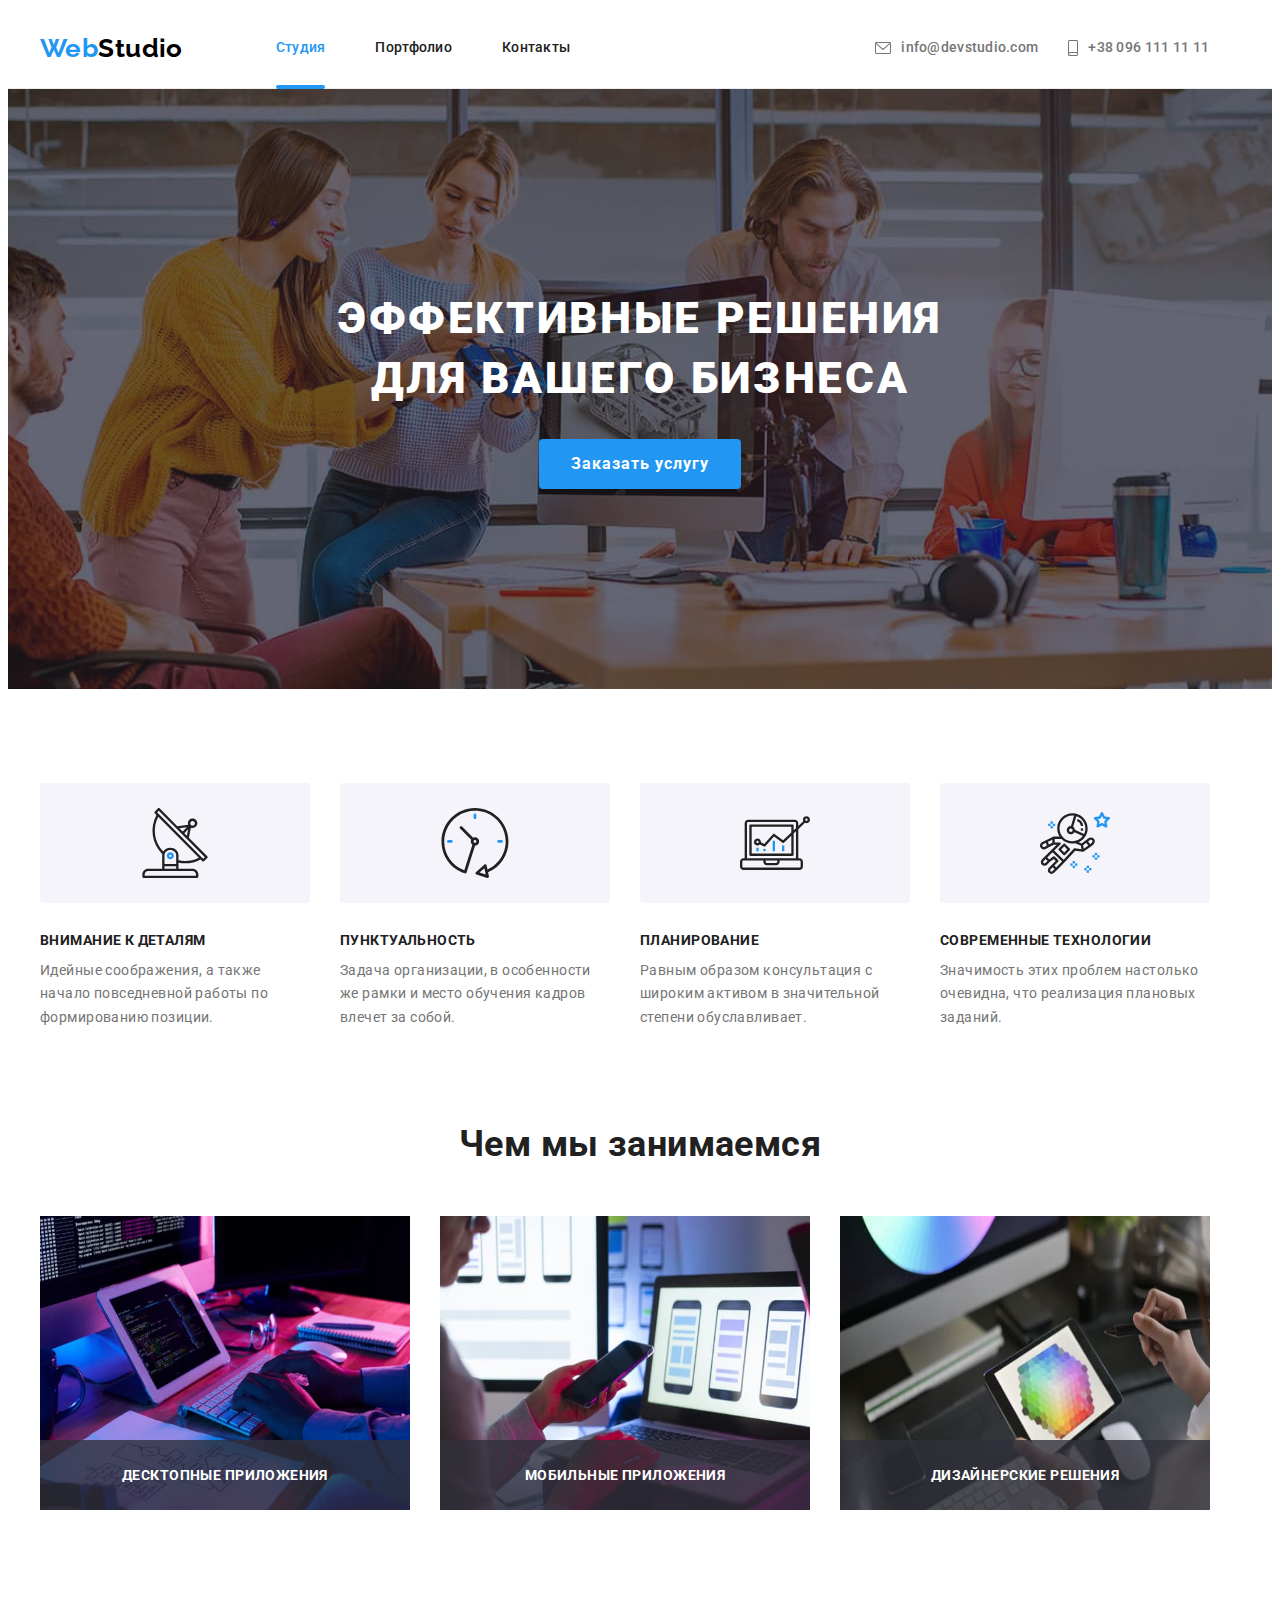
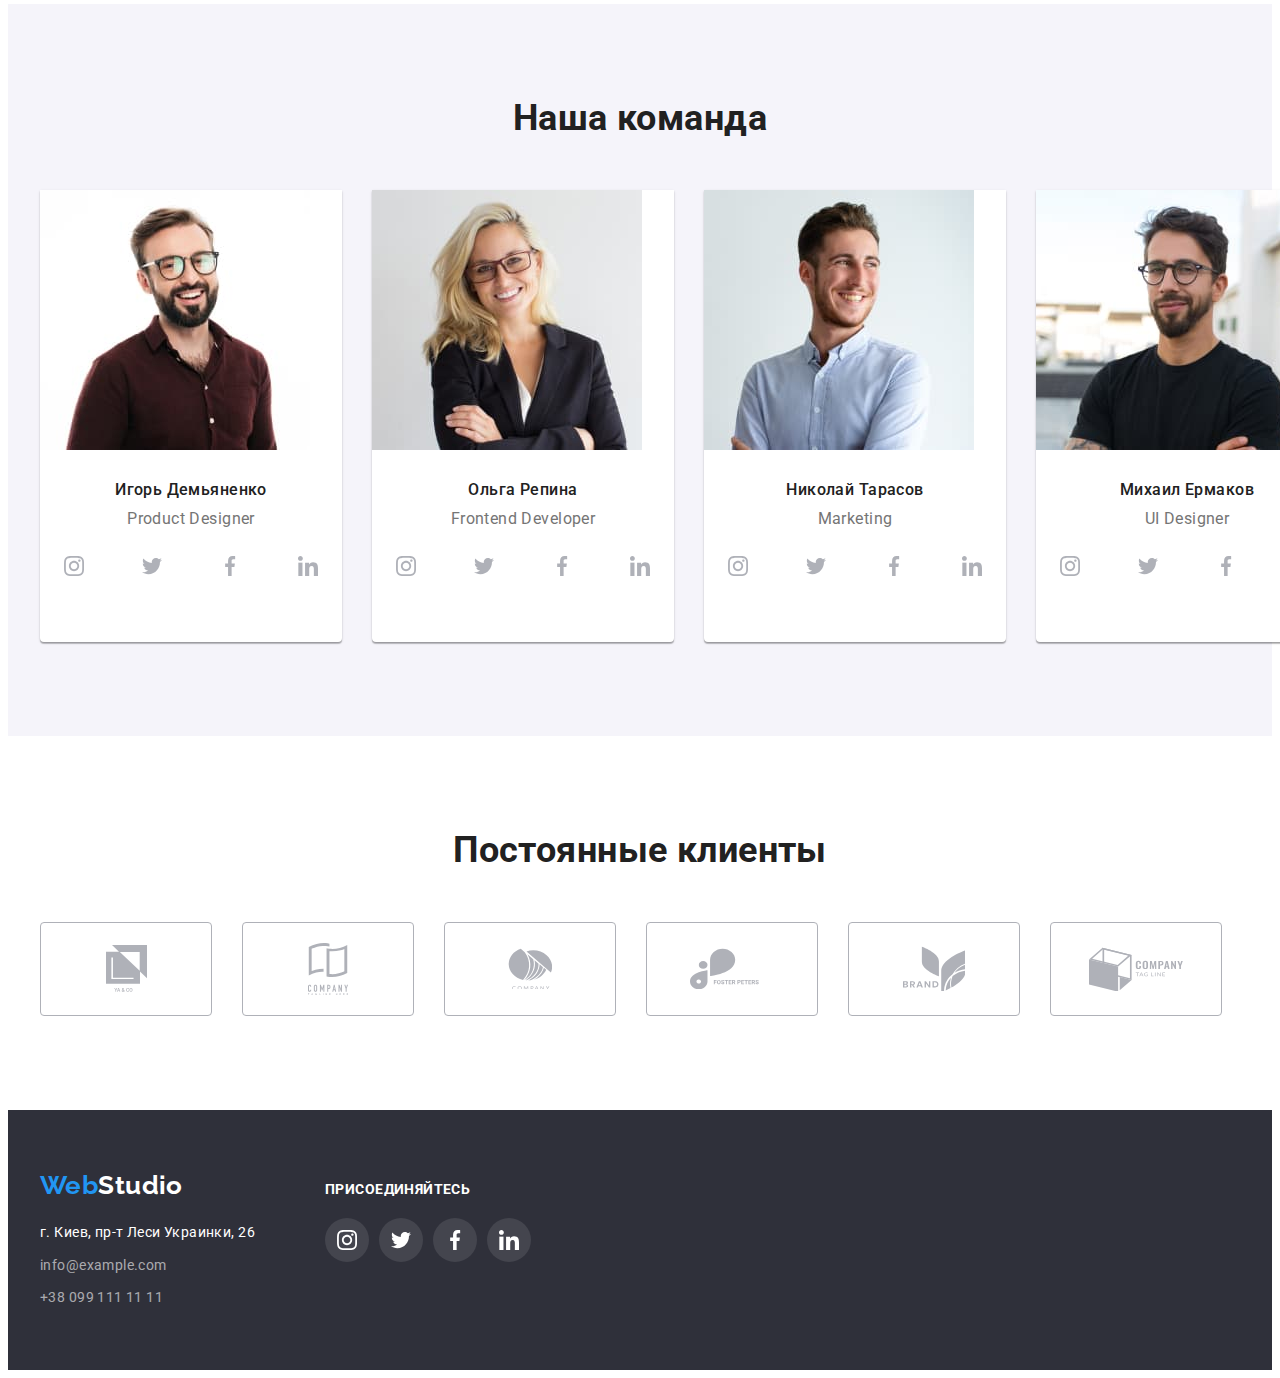
<file: index.html>
<!DOCTYPE html>
<html lang="ru">
	<head>
		<meta charset="UTF-8" />
		<meta http-equiv="X-UA-Compatible" content="IE=edge" />
		<meta name="viewport" content="width=device-width, initial-scale=1.0" />
		<title>Студия</title>
		<link rel="preconnect" href="https://fonts.googleapis.com" />
		<link rel="preconnect" href="https://fonts.gstatic.com" crossorigin />
		<link
			href="https://fonts.googleapis.com/css2?family=Montserrat&family=Raleway:wght@700&family=Roboto:wght@400;500;700;900&display=swap"
			rel="stylesheet"
		/>
		<link
			rel="stylesheet"
			href="https://cdnjs.cloudflare.com/ajax/libs/modern-normalize/1.1.0/modern-normalize.min.css"
			integrity="sha512-wpPYUAdjBVSE4KJnH1VR1HeZfpl1ub8YT/NKx4PuQ5NmX2tKuGu6U/JRp5y+Y8XG2tV+wKQpNHVUX03MfMFn9Q=="
			crossorigin="anonymous"
			referrerpolicy="no-referrer"
		/>
		<link rel="stylesheet" href="./css/styles.css" />
	</head>
	<body>
		<!-- Шапка -->
		<header class="header">
			<div class="container">
				<div class="header-body">
					<nav class="header-nav">
						<a class="link header-logo" href="./index.html"
							><span class="header-logo-web">Web</span
							><span class="header-logo-studio">Studio</span></a
						>
						<ul class="list header-nav-list">
							<li class="header-nav-list-item">
								<a
									class="link current header-link"
									href="./index.html"
									>Студия</a
								>
							</li>
							<li class="header-nav-list-item">
								<a
									class="link header-link"
									href="./portfolio.html"
									>Портфолио</a
								>
							</li>
							<li class="header-nav-list-item">
								<a class="link header-link" href="">Контакты</a>
							</li>
						</ul>
					</nav>
					<ul class="list header-contacts-list">
						<li class="header-contacts-list-item">
							<a
								class="link header-link"
								href="mailto:info@devstudio.com"
							>
								<svg
									class="icon icon-envelope"
									width="16"
									height="12"
								>
									<use
										href="./images/icons.svg#envelope"
									></use>
								</svg>
								info@devstudio.com</a
							>
						</li>
						<li class="header-contacts-list-item">
							<a
								class="link header-link"
								href="tel:+380961111111"
							>
								<svg
									class="icon icon-smartphone"
									width="10"
									height="16"
								>
									<use
										href="./images/icons.svg#smartphone"
									></use>
								</svg>
								+38 096 111 11 11</a
							>
						</li>
					</ul>
				</div>
			</div>
		</header>
		<!-- Основа -->
		<main>
			<!-- Заказать услугу -->
			<section class="hero">
				<div class="container">
					<h1 class="hero-title">
						Эффективные решения <br />
						для вашего бизнеса
					</h1>
					<button
						class="button hero-button"
						type="button"
						data-modal-open
					>
						Заказать услугу
					</button>
				</div>
			</section>
			<!-- Features -->
			<section class="section benefits">
				<div class="container">
					<h2 class="section-title visually-hidden">
						Наши преимущества
					</h2>
					<ul class="list benefits-list">
						<li class="benefits-list-item">
							<div class="benefits-icons">
								<svg width="70" height="70">
									<use
										href="./images/icons.svg#antenna"
									></use>
								</svg>
							</div>
							<h3 class="benefits-title">Внимание к деталям</h3>
							<p class="benefits-text">
								Идейные соображения, а также начало повседневной
								работы по формированию позиции.
							</p>
						</li>
						<li class="benefits-list-item">
							<div class="benefits-icons">
								<svg width="70" height="70">
									<use href="./images/icons.svg#clock"></use>
								</svg>
							</div>
							<h3 class="benefits-title">Пунктуальность</h3>
							<p class="benefits-text">
								Задача организации, в особенности же рамки и
								место обучения кадров влечет за собой.
							</p>
						</li>
						<li class="benefits-list-item">
							<div class="benefits-icons">
								<svg width="70" height="70">
									<use
										href="./images/icons.svg#diagram"
									></use>
								</svg>
							</div>
							<h3 class="benefits-title">Планирование</h3>
							<p class="benefits-text">
								Равным образом консультация с широким активом в
								значительной степени обуславливает.
							</p>
						</li>
						<li class="benefits-list-item">
							<div class="benefits-icons">
								<svg width="70" height="70">
									<use
										href="./images/icons.svg#astronaut"
									></use>
								</svg>
							</div>
							<h3 class="benefits-title">
								Современные технологии
							</h3>
							<p class="benefits-text">
								Значимость этих проблем настолько очевидна, что
								реализация плановых заданий.
							</p>
						</li>
					</ul>
				</div>
			</section>
			<!-- Чем мы занимаемся -->
			<section class="section our-work">
				<div class="container">
					<h2 class="section-title">Чем мы занимаемся</h2>
					<ul class="list our-work-list">
						<li class="our-work-list-item">
							<div class="our-work-list-item-thumb">
								<img
									class="our-work-list-img"
									class="our-work-list-img"
									src="./images/working-1.jpg"
									alt="Рабочее место 1"
									width="370"
									height="294"
								/>
								<p class="thumb-text">Десктопные приложения</p>
							</div>
						</li>

						<li class="our-work-list-item">
							<div class="our-work-list-item-thumb">
								<img
									class="our-work-list-img"
									src="./images/working-2.jpg"
									alt="Рабочее место 2"
									width="370"
									height="294"
								/>
								<p class="thumb-text">Мобильные приложения</p>
							</div>
						</li>

						<li class="our-work-list-item">
							<div class="our-work-list-item-thumb">
								<img
									class="our-work-list-img"
									src="./images/working-3.jpg"
									alt="Рабочее место 3"
									width="370"
									height="294"
								/>
								<p class="thumb-text">Дизайнерские решения</p>
							</div>
						</li>
					</ul>
				</div>
			</section>
			<!-- Наша команда -->
			<section class="section our-team">
				<div class="container">
					<h2 class="section-title">Наша команда</h2>
					<ul class="list our-team-list">
						<li class="our-team-card">
							<img
								class="our-team-img"
								src="./images/igor-dem.jpg"
								alt="Игорь Демьянненко"
								width="270"
								height="260"
							/>
							<div class="our-team-card-content">
								<h3 class="our-team-title">Игорь Демьяненко</h3>
								<p class="our-team-text">Product Designer</p>
								<ul class="list social-links-list">
									<li class="social-links-list-item">
										<a class="link social-link" href="">
											<svg
												class="icon"
												width="20"
												height="20"
											>
												<use
													href="./images/icons.svg#instagram"
												></use>
											</svg>
										</a>
									</li>
									<li class="social-links-list-item">
										<a class="link social-link" href="">
											<svg
												class="icon"
												width="20"
												height="20"
											>
												<use
													href="./images/icons.svg#twitter"
												></use>
											</svg>
										</a>
									</li>
									<li class="social-links-list-item">
										<a class="link social-link" href="">
											<svg
												class="icon"
												width="20"
												height="20"
											>
												<use
													href="./images/icons.svg#facebook"
												></use>
											</svg>
										</a>
									</li>
									<li class="social-links-list-item">
										<a class="link social-link" href="">
											<svg
												class="icon"
												width="20"
												height="20"
											>
												<use
													href="./images/icons.svg#linkedin"
												></use>
											</svg>
										</a>
									</li>
								</ul>
							</div>
						</li>
						<li class="our-team-card">
							<img
								class="our-team-img"
								src="./images/olga-rep.jpg"
								alt="Ольга Репина"
								width="270"
								height="260"
							/>
							<div class="our-team-card-content">
								<h3 class="our-team-title">Ольга Репина</h3>
								<p class="our-team-text">Frontend Developer</p>
								<ul class="list social-links-list">
									<li class="social-links-list-item">
										<a class="link social-link" href="">
											<svg
												class="icon"
												width="20"
												height="20"
											>
												<use
													href="./images/icons.svg#instagram"
												></use>
											</svg>
										</a>
									</li>
									<li class="social-links-list-item">
										<a class="link social-link" href="">
											<svg
												class="icon"
												width="20"
												height="20"
											>
												<use
													href="./images/icons.svg#twitter"
												></use>
											</svg>
										</a>
									</li>
									<li class="social-links-list-item">
										<a class="link social-link" href="">
											<svg
												class="icon"
												width="20"
												height="20"
											>
												<use
													href="./images/icons.svg#facebook"
												></use>
											</svg>
										</a>
									</li>
									<li class="social-links-list-item">
										<a class="link social-link" href="">
											<svg
												class="icon"
												width="20"
												height="20"
											>
												<use
													href="./images/icons.svg#linkedin"
												></use>
											</svg>
										</a>
									</li>
								</ul>
							</div>
						</li>
						<li class="our-team-card">
							<img
								class="our-team-img"
								src="./images/nik-tar.jpg"
								alt="Николай Тарасов"
								width="270"
								height="260"
							/>
							<div class="our-team-card-content">
								<h3 class="our-team-title">Николай Тарасов</h3>
								<p class="our-team-text">Marketing</p>
								<ul class="list social-links-list">
									<li class="social-links-list-item">
										<a class="link social-link" href="">
											<svg
												class="icon"
												width="20"
												height="20"
											>
												<use
													href="./images/icons.svg#instagram"
												></use>
											</svg>
										</a>
									</li>
									<li class="social-links-list-item">
										<a class="link social-link" href="">
											<svg
												class="icon"
												width="20"
												height="20"
											>
												<use
													href="./images/icons.svg#twitter"
												></use>
											</svg>
										</a>
									</li>
									<li class="social-links-list-item">
										<a class="link social-link" href="">
											<svg
												class="icon"
												width="20"
												height="20"
											>
												<use
													href="./images/icons.svg#facebook"
												></use>
											</svg>
										</a>
									</li>
									<li class="social-links-list-item">
										<a class="link social-link" href="">
											<svg
												class="icon"
												width="20"
												height="20"
											>
												<use
													href="./images/icons.svg#linkedin"
												></use>
											</svg>
										</a>
									</li>
								</ul>
							</div>
						</li>
						<li class="our-team-card">
							<img
								class="our-team-img"
								src="./images/mix-erm.jpg"
								alt="Михаил Ермаков"
								width="270"
								height="260"
							/>
							<div class="our-team-card-content">
								<h3 class="our-team-title">Михаил Ермаков</h3>
								<p class="our-team-text">UI Designer</p>
								<ul class="list social-links-list">
									<li class="social-links-list-item">
										<a class="link social-link" href="">
											<svg
												class="icon"
												width="20"
												height="20"
											>
												<use
													href="./images/icons.svg#instagram"
												></use>
											</svg>
										</a>
									</li>
									<li class="social-links-list-item">
										<a class="link social-link" href="">
											<svg
												class="icon"
												width="20"
												height="20"
											>
												<use
													href="./images/icons.svg#twitter"
												></use>
											</svg>
										</a>
									</li>
									<li class="social-links-list-item">
										<a class="link social-link" href="">
											<svg
												class="icon"
												width="20"
												height="20"
											>
												<use
													href="./images/icons.svg#facebook"
												></use>
											</svg>
										</a>
									</li>
									<li class="social-links-list-item">
										<a class="link social-link" href="">
											<svg
												class="icon"
												width="20"
												height="20"
											>
												<use
													href="./images/icons.svg#linkedin"
												></use>
											</svg>
										</a>
									</li>
								</ul>
							</div>
						</li>
					</ul>
				</div>
			</section>
			<section class="section clients">
				<div class="container">
					<h2 class="section-title">Постоянные клиенты</h2>
					<ul class="list clients-list">
						<li class="clients-list-item">
							<a class="link clients-card" href="">
								<svg
									class="icon clients-card-icon"
									width="41"
									height="46.7"
								>
									<use
										href="./images/icons.svg#clients-1"
									></use>
								</svg>
							</a>
						</li>
						<li class="clients-list-item">
							<a class="link clients-card" href="">
								<svg
									class="icon clients-card-icon"
									width="40"
									height="52"
								>
									<use
										href="./images/icons.svg#clients-2"
									></use>
								</svg>
							</a>
						</li>
						<li class="clients-list-item">
							<a class="link clients-card" href="">
								<svg
									class="icon clients-card-icon"
									width="43.46"
									height="41.18"
								>
									<use
										href="./images/icons.svg#clients-3"
									></use>
								</svg>
							</a>
						</li>
						<li class="clients-list-item">
							<a class="link clients-card" href="">
								<svg
									class="icon clients-card-icon"
									width="84.44"
									height="40.62"
								>
									<use
										href="./images/icons.svg#clients-4"
									></use>
								</svg>
							</a>
						</li>
						<li class="clients-list-item">
							<a class="link clients-card" href="">
								<svg
									class="icon clients-card-icon"
									width="62.54"
									height="45.43"
								>
									<use
										href="./images/icons.svg#clients-5"
									></use>
								</svg>
							</a>
						</li>
						<li class="clients-list-item">
							<a class="link clients-card" href="">
								<svg
									class="icon clients-card-icon"
									width="93.79"
									height="43.93"
								>
									<use
										href="./images/icons.svg#clients-6"
									></use>
								</svg>
							</a>
						</li>
					</ul>
				</div>
			</section>
		</main>
		<!-- Нижняя часть -->
		<footer class="footer">
			<div class="container">
				<div class="footer-left">
					<a class="link footer-logo" href="./index.html">
						<span class="footer-logo-web">Web</span
						><span class="footer-logo-studio">Studio</span>
					</a>
					<address class="footer-adress">
						<ul class="list footer-adress-list">
							<li class="footer-adress-list-item">
								г. Киев, пр-т Леси Украинки, 26
							</li>
							<li class="footer-adress-list-item">
								<a class="link" href="mailto:info@example.com"
									>info@example.com</a
								>
							</li>
							<li class="footer-adress-list-item">
								<a class="link" href="tel:+380991111111"
									>+38 099 111 11 11</a
								>
							</li>
						</ul>
					</address>
				</div>
				<div class="footer-right">
					<h3 class="footer-social-title">Присоединяйтесь</h3>
					<ul class="list social-links-list">
						<li class="social-links-list-item">
							<a class="link social-link" href="">
								<svg class="icon" width="20" height="20">
									<use
										href="./images/icons.svg#instagram"
									></use>
								</svg>
							</a>
						</li>
						<li class="social-links-list-item">
							<a class="link social-link" href="">
								<svg class="icon" width="20" height="20">
									<use
										href="./images/icons.svg#twitter"
									></use>
								</svg>
							</a>
						</li>
						<li class="social-links-list-item">
							<a class="link social-link" href="">
								<svg class="icon" width="20" height="20">
									<use
										href="./images/icons.svg#facebook"
									></use>
								</svg>
							</a>
						</li>
						<li class="social-links-list-item">
							<a class="link social-link" href="">
								<svg class="icon" width="20" height="20">
									<use
										href="./images/icons.svg#linkedin"
									></use>
								</svg>
							</a>
						</li>
					</ul>
				</div>
			</div>
		</footer>
		<div class="backdrop is-hidden" data-modal>
			<div class="modal">
				<button class="button" type="button" data-modal-close>
					<svg class="icon" width="30" height="30">
						<use href="./images/icons.svg#close"></use>
					</svg>
				</button>
			</div>
		</div>
		<script src="./js/modal.js"></script>
	</body>
</html>
</file>
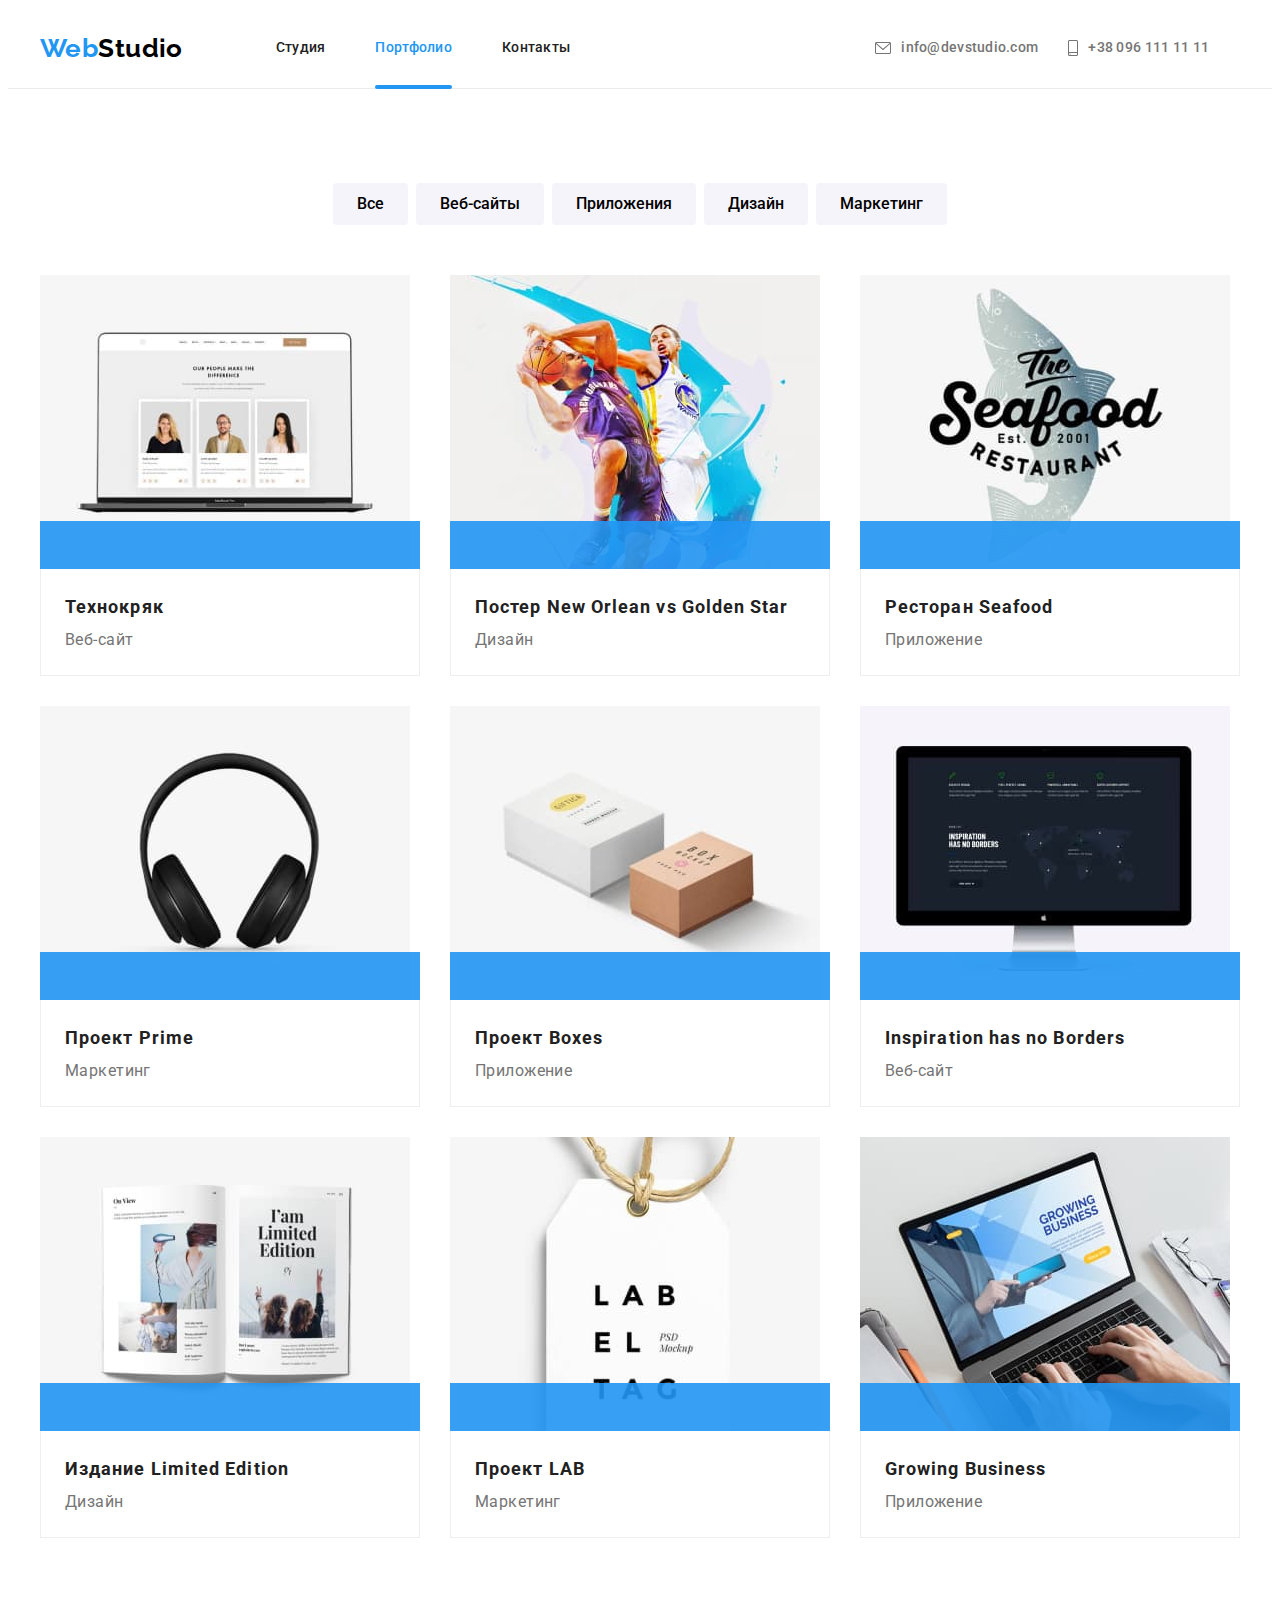
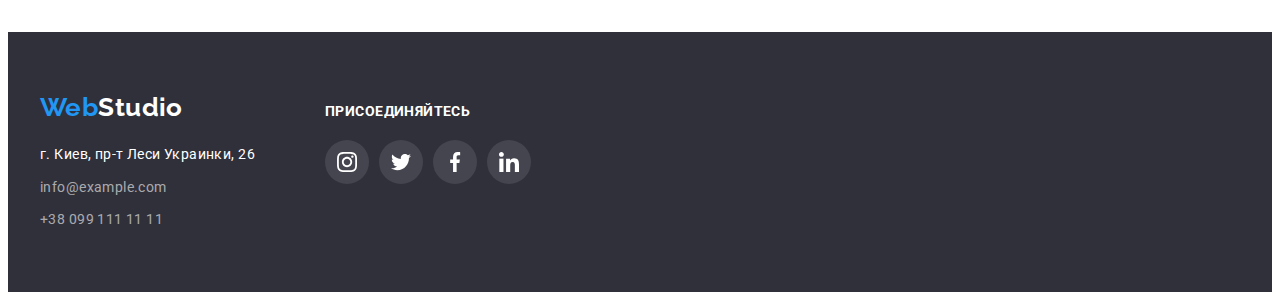
<file: portfolio.html>
<!DOCTYPE html>
<html lang="ru">
	<head>
		<meta charset="UTF-8" />
		<meta http-equiv="X-UA-Compatible" content="IE=edge" />
		<meta name="viewport" content="width=device-width, initial-scale=1.0" />
		<title>Портфолио</title>
		<link rel="preconnect" href="https://fonts.googleapis.com" />
		<link rel="preconnect" href="https://fonts.gstatic.com" crossorigin />
		<link
			href="https://fonts.googleapis.com/css2?family=Montserrat&family=Raleway:wght@700&family=Roboto:wght@400;500;700;900&display=swap"
			rel="stylesheet"
		/>
		<link
			rel="stylesheet"
			href="https://cdnjs.cloudflare.com/ajax/libs/modern-normalize/1.1.0/modern-normalize.min.css"
			integrity="sha512-wpPYUAdjBVSE4KJnH1VR1HeZfpl1ub8YT/NKx4PuQ5NmX2tKuGu6U/JRp5y+Y8XG2tV+wKQpNHVUX03MfMFn9Q=="
			crossorigin="anonymous"
			referrerpolicy="no-referrer"
		/>
		<link rel="stylesheet" href="./css/styles.css" />
	</head>
	<body>
		<!-- Шапка -->
		<header class="header">
			<div class="container">
				<div class="header-body">
					<nav class="header-nav">
						<a class="link header-logo" href="./index.html"
							><span class="header-logo-web">Web</span
							><span class="header-logo-studio">Studio</span></a
						>
						<ul class="list header-nav-list">
							<li class="header-nav-list-item">
								<a class="link header-link" href="./index.html"
									>Студия</a
								>
							</li>
							<li class="header-nav-list-item">
								<a
									class="link current header-link"
									href="./portfolio.html"
									>Портфолио</a
								>
							</li>
							<li class="header-nav-list-item">
								<a class="link header-link" href="">Контакты</a>
							</li>
						</ul>
					</nav>
					<ul class="list header-contacts-list">
						<li class="header-contacts-list-item">
							<a
								class="link header-link"
								href="mailto:info@devstudio.com"
							>
								<svg
									class="icon icon-envelope"
									width="16"
									height="12"
								>
									<use
										href="./images/icons.svg#envelope"
									></use>
								</svg>
								info@devstudio.com</a
							>
						</li>
						<li class="header-contacts-list-item">
							<a
								class="link header-link"
								href="tel:+380961111111"
							>
								<svg
									class="icon icon-smartphone"
									width="10"
									height="16"
								>
									<use
										href="./images/icons.svg#smartphone"
									></use>
								</svg>
								+38 096 111 11 11</a
							>
						</li>
					</ul>
				</div>
			</div>
		</header>
		<!-- Основа -->
		<main>
			<section class="section portfolio">
				<div class="container">
					<h1 class="visually-hidden">Portfolio</h1>
					<ul class="list portfolio-button-list">
						<li class="portfolio-button-list-item">
							<button
								class="button portfolio-button-list-item-button"
								type="button"
							>
								Все
							</button>
						</li>
						<li class="portfolio-button-list-item">
							<button
								class="button portfolio-button-list-item-button"
								type="button"
							>
								Веб-сайты
							</button>
						</li>
						<li class="portfolio-button-list-item">
							<button
								class="button portfolio-button-list-item-button"
								type="button"
							>
								Приложения
							</button>
						</li>
						<li class="portfolio-button-list-item">
							<button
								class="button portfolio-button-list-item-button"
								type="button"
							>
								Дизайн
							</button>
						</li>
						<li class="portfolio-button-list-item">
							<button
								class="button portfolio-button-list-item-button"
								type="button"
							>
								Маркетинг
							</button>
						</li>
					</ul>
					<ul class="list portfolio-card-list">
						<li class="portfolio-card-list-item">
							<a class="link" href="">
								<div class="card-thumb">
									<img
										class="porfolio-card-list-img"
										src="./images/portfolio/portfolio-1.jpg"
										alt="Технокряк"
										width="370"
										height="294"
									/>
									<div class="card-overlay">
										<p class="card-overlay-text">
											Lorem ipsum dolor sit amet
											consectetur adipisicing elit. Earum
											facilis impedit
										</p>
									</div>
								</div>

								<div class="portfolio-card-list-content">
									<h2 class="porfolio-card-list-title">
										Технокряк
									</h2>
									<p class="porfolio-card-list-text">
										Веб-сайт
									</p>
								</div>
							</a>
						</li>
						<li class="portfolio-card-list-item">
							<a class="link" href="">
								<div class="card-thumb">
									<img
										class="porfolio-card-list-img"
										src="./images/portfolio/portfolio-2.jpg"
										alt="Технокряк"
										width="370"
										height="294"
									/>
									<div class="card-overlay">
										<p class="card-overlay-text">
											Lorem ipsum dolor sit amet
											consectetur adipisicing elit. Earum
											facilis impedit
										</p>
									</div>
								</div>
								<div class="portfolio-card-list-content">
									<h2 class="porfolio-card-list-title">
										Постер New Orlean vs Golden Star
									</h2>
									<p class="porfolio-card-list-text">
										Дизайн
									</p>
								</div>
							</a>
						</li>
						<li class="portfolio-card-list-item">
							<a class="link" href="">
								<div class="card-thumb">
									<img
										class="porfolio-card-list-img"
										src="./images/portfolio/portfolio-3.jpg"
										alt="Технокряк"
										width="370"
										height="294"
									/>
									<div class="card-overlay">
										<p class="card-overlay-text">
											Lorem ipsum dolor sit amet
											consectetur adipisicing elit. Earum
											facilis impedit
										</p>
									</div>
								</div>
								<div class="portfolio-card-list-content">
									<h2 class="porfolio-card-list-title">
										Ресторан Seafood
									</h2>
									<p class="porfolio-card-list-text">
										Приложение
									</p>
								</div>
							</a>
						</li>
						<li class="portfolio-card-list-item">
							<a class="link" href="">
								<div class="card-thumb">
									<img
										class="porfolio-card-list-img"
										src="./images/portfolio/portfolio-4.jpg"
										alt="Технокряк"
										width="370"
										height="294"
									/>
									<div class="card-overlay">
										<p class="card-overlay-text">
											Lorem ipsum dolor sit amet
											consectetur adipisicing elit. Earum
											facilis impedit
										</p>
									</div>
								</div>
								<div class="portfolio-card-list-content">
									<h2 class="porfolio-card-list-title">
										Проект Prime
									</h2>
									<p class="porfolio-card-list-text">
										Маркетинг
									</p>
								</div>
							</a>
						</li>
						<li class="portfolio-card-list-item">
							<a class="link" href="">
								<div class="card-thumb">
									<img
										class="porfolio-card-list-img"
										src="./images/portfolio/portfolio-5.jpg"
										alt="Технокряк"
										width="370"
										height="294"
									/>
									<div class="card-overlay">
										<p class="card-overlay-text">
											Lorem ipsum dolor sit amet
											consectetur adipisicing elit. Earum
											facilis impedit
										</p>
									</div>
								</div>
								<div class="portfolio-card-list-content">
									<h2 class="porfolio-card-list-title">
										Проект Boxes
									</h2>
									<p class="porfolio-card-list-text">
										Приложение
									</p>
								</div>
							</a>
						</li>
						<li class="portfolio-card-list-item">
							<a class="link" href="">
								<div class="card-thumb">
									<img
										class="porfolio-card-list-img"
										src="./images/portfolio/portfolio-6.jpg"
										alt="Технокряк"
										width="370"
										height="294"
									/>
									<div class="card-overlay">
										<p class="card-overlay-text">
											Lorem ipsum dolor sit amet
											consectetur adipisicing elit. Earum
											facilis impedit
										</p>
									</div>
								</div>
								<div class="portfolio-card-list-content">
									<h2 class="porfolio-card-list-title">
										Inspiration has no Borders
									</h2>
									<p class="porfolio-card-list-text">
										Веб-сайт
									</p>
								</div>
							</a>
						</li>
						<li class="portfolio-card-list-item">
							<a class="link" href="">
								<div class="card-thumb">
									<img
										class="porfolio-card-list-img"
										src="./images/portfolio/portfolio-7.jpg"
										alt="Технокряк"
										width="370"
										height="294"
									/>
									<div class="card-overlay">
										<p class="card-overlay-text">
											Lorem ipsum dolor sit amet
											consectetur adipisicing elit. Earum
											facilis impedit
										</p>
									</div>
								</div>
								<div class="portfolio-card-list-content">
									<h2 class="porfolio-card-list-title">
										Издание Limited Edition
									</h2>
									<p class="porfolio-card-list-text">
										Дизайн
									</p>
								</div>
							</a>
						</li>
						<li class="portfolio-card-list-item">
							<a class="link" href="">
								<div class="card-thumb">
									<img
										class="porfolio-card-list-img"
										src="./images/portfolio/portfolio-8.jpg"
										alt="Технокряк"
										width="370"
										height="294"
									/>
									<div class="card-overlay">
										<p class="card-overlay-text">
											Lorem ipsum dolor sit amet
											consectetur adipisicing elit. Earum
											facilis impedit
										</p>
									</div>
								</div>
								<div class="portfolio-card-list-content">
									<h2 class="porfolio-card-list-title">
										Проект LAB
									</h2>
									<p class="porfolio-card-list-text">
										Маркетинг
									</p>
								</div>
							</a>
						</li>
						<li class="portfolio-card-list-item">
							<a class="link" href="">
								<div class="card-thumb">
									<img
										class="porfolio-card-list-img"
										src="./images/portfolio/portfolio-9.jpg"
										alt="Технокряк"
										width="370"
										height="294"
									/>
									<div class="card-overlay">
										<p class="card-overlay-text">
											Lorem ipsum dolor sit amet
											consectetur adipisicing elit. Earum
											facilis impedit
										</p>
									</div>
								</div>
								<div class="portfolio-card-list-content">
									<h2 class="porfolio-card-list-title">
										Growing Business
									</h2>
									<p class="porfolio-card-list-text">
										Приложение
									</p>
								</div>
							</a>
						</li>
					</ul>
				</div>
			</section>
		</main>
		<!-- Нижняя часть -->
		<footer class="footer">
			<div class="container">
				<div class="footer-left">
					<a class="link footer-logo" href="./index.html">
						<span class="footer-logo-web">Web</span
						><span class="footer-logo-studio">Studio</span>
					</a>
					<address class="footer-adress">
						<ul class="list footer-adress-list">
							<li class="footer-adress-list-item">
								г. Киев, пр-т Леси Украинки, 26
							</li>
							<li class="footer-adress-list-item">
								<a class="link" href="mailto:info@example.com"
									>info@example.com</a
								>
							</li>
							<li class="footer-adress-list-item">
								<a class="link" href="tel:+380991111111"
									>+38 099 111 11 11</a
								>
							</li>
						</ul>
					</address>
				</div>
				<div class="footer-right">
					<h3 class="footer-social-title">Присоединяйтесь</h3>
					<ul class="list social-links-list">
						<li class="social-links-list-item">
							<a class="link social-link" href="">
								<svg class="icon" width="20" height="20">
									<use
										href="./images/icons.svg#instagram"
									></use>
								</svg>
							</a>
						</li>
						<li class="social-links-list-item">
							<a class="link social-link" href="">
								<svg class="icon" width="20" height="20">
									<use
										href="./images/icons.svg#twitter"
									></use>
								</svg>
							</a>
						</li>
						<li class="social-links-list-item">
							<a class="link social-link" href="">
								<svg class="icon" width="20" height="20">
									<use
										href="./images/icons.svg#facebook"
									></use>
								</svg>
							</a>
						</li>
						<li class="social-links-list-item">
							<a class="link social-link" href="">
								<svg class="icon" width="20" height="20">
									<use
										href="./images/icons.svg#linkedin"
									></use>
								</svg>
							</a>
						</li>
					</ul>
				</div>
			</div>
		</footer>
	</body>
</html>
</file>
<file: css/styles.css>
:root {
	--main-accent-color: #2196f3;
	--logo-black-color: #000000;
	--main-black-color: #212121;
	--main-white-color: #ffffff;
	--social-links-color: #afb1b8;
	--header-contacts-list-color: #757575;
	--footer-address-link-color: rgba(255, 255, 255, 0.6);
	--background-color-hero: #2f303a;
	--backgroung-color-hero-button: #2196f3;
	--background-color-our-work: #f5f4fa;
	--card-set-gap: 30px;
	--card-border: #eeeeee;
}

body {
	font-family: Roboto, sans-serif;
	color: var(--main-black-color);
	font-size: 14px;
	letter-spacing: 0.03em;
	background-color: var(--main-white-color);
}

h1,
h2,
h3,
h4,
h5,
h6,
p,
ul {
	padding: 0;
	margin: 0;
}
img {
	display: block;
	max-width: 100%;
}
.visually-hidden {
	position: absolute;
	width: 1px;
	height: 1px;
	margin: -1px;
	border: 0;
	padding: 0;

	white-space: nowrap;
	clip-path: inset(100%);
	clip: rect(0 0 0 0);
	overflow: hidden;
}

.section {
	padding-top: 94px;
	padding-bottom: 94px;
}
.container {
	width: 1200px;
	margin: 0 auto;
	padding-left: 15px;
	padding-right: 15px;
}
.link {
	text-decoration: none;
	color: inherit;
}
.list {
	list-style-type: none;
	margin: 0;
	padding: 0;
}
.button {
	font-family: inherit;
	cursor: pointer;
}
.header {
	border-bottom: 1px solid #ececec;
}
.header-body {
	display: flex;
	align-items: center;
}
.header-link {
	display: flex;
	align-items: center;
	padding-top: 32px;
	padding-bottom: 32px;
}
.icon-envelope,
.icon-smartphone {
	margin-right: 10px;
	fill: var(--header-contacts-list-color);
}

.header-nav {
	display: flex;
	align-items: center;
}
.header-logo {
	display: block;
	margin-right: 93px;
	font-family: Raleway;
	font-weight: 700;
	font-size: 26px;
	line-height: 1.19;
}
.header-logo-web {
	color: var(--main-accent-color);
}
.header-logo-studio {
	color: var(--logo-black-color);
}
.header-nav-list {
	display: flex;
	margin-right: 305px;
}

.header-nav-list-item {
	font-weight: 500;
	line-height: 1.14;
	letter-spacing: 0.02em;

	transition: color 250ms cubic-bezier(0.4, 0, 0.2, 1);
}
.header-nav-list-item:not(:last-child) {
	margin-right: 50px;
}
.header-nav-list-item:hover,
.header-nav-list-item:focus {
	color: var(--main-accent-color);
}

.header-nav-list .current {
	position: relative;
	color: var(--main-accent-color);
}
.header-nav-list .current::after {
	position: absolute;
	bottom: -1px;
	left: 0;
	content: '';
	width: 100%;
	height: 4px;
	border-radius: 2px;
	background-color: var(--main-accent-color);
}
.header-contacts-list {
	display: flex;
}

.header-contacts-list-item {
	color: var(--header-contacts-list-color);

	font-weight: 500;
	line-height: 1.14;
	letter-spacing: 0.02em;

	transition: color 250ms cubic-bezier(0.4, 0, 0.2, 1);
}
.header-contacts-list-item:not(:last-child) {
	margin-right: 30px;
}
.header-contacts-list-item:hover,
.header-contacts-list-item:focus {
	color: var(--main-accent-color);
}
.header-contacts-list-item .icon {
	transition: fill 250ms cubic-bezier(0.4, 0, 0.2, 1);
}

.header-contacts-list-item:hover .icon {
	fill: var(--main-accent-color);
}
.header-contacts-list-item:focus .icon {
	fill: var(--main-accent-color);
}
.hero {
	background-color: var(--background-color-hero);
	text-align: center;
	padding-top: 200px;
	padding-bottom: 200px;
	background-image: linear-gradient(
			rgba(47, 48, 58, 0.4),
			rgba(47, 48, 58, 0.4)
		),
		url(../images/bgi-hero.jpg);
	background-position: center;
	background-repeat: no-repeat;
	max-width: 1600px;
	margin-right: auto;
	margin-left: auto;
}
.hero-title {
	color: var(--main-white-color);

	font-weight: 900;
	font-size: 44px;
	line-height: 1.36;
	letter-spacing: 0.06em;
	text-transform: uppercase;

	margin-bottom: 30px;
}
.hero-button {
	color: var(--main-white-color);
	background-color: var(--backgroung-color-hero-button);

	font-weight: bold;
	font-size: 16px;
	line-height: 1.87;
	letter-spacing: 0.06em;
	border: none;
	padding: 10px 32px;

	box-shadow: 0px 4px 4px rgba(0, 0, 0, 0.15);
	border-radius: 4px;
}

.section-title {
	margin-bottom: 50px;

	font-size: 36px;
	line-height: 1.16;
	text-align: center;
}

.benefits-list {
	display: flex;
}
.benefits-list-item {
	width: 270px;
}
.benefits-list-item:not(:last-child) {
	margin-right: 30px;
}
.benefits-icons {
	padding: 25px 100px;
	margin-bottom: 30px;
	display: flex;
	background-color: var(--background-color-our-work);
	border-radius: 4px;
	justify-content: center;
	align-items: center;
}
.benefits-title {
	font-size: 14px;
	line-height: 1.14;
	text-transform: uppercase;
	margin-bottom: 10px;
}
.benefits-text {
	color: var(--header-contacts-list-color);

	line-height: 1.71;
}
.our-work {
	padding-top: 0;
}
.our-work-list {
	display: flex;
}
.our-work-list-item:not(:last-child) {
	margin-right: 30px;
}
.our-work-list-item-thumb {
	position: relative;
}
.our-work-list-item-thumb .thumb-text {
	position: absolute;
	left: 0;
	bottom: 0;
	background-color: rgba(47, 48, 58, 0.8);

	font-weight: 700;
	line-height: calc(16 / 14);
	text-align: center;
	text-transform: uppercase;
	color: var(--main-white-color);

	width: 370px;
	padding-top: 27px;
	padding-bottom: 27px;
}
.our-team {
	background-color: var(--background-color-our-work);
}
.our-team .section-title {
	margin-bottom: 50px;
}
.our-team-list {
	display: flex;
	justify-content: space-between;
}

.our-team-card {
	background-color: var(--main-white-color);

	text-align: center;

	box-shadow: 0px 1px 3px rgba(0, 0, 0, 0.12), 0px 1px 1px rgba(0, 0, 0, 0.14),
		0px 2px 1px rgba(0, 0, 0, 0.2);
	border-radius: 0px 0px 4px 4px;
}
.our-team-card:not(:last-child) {
	margin-right: 30px;
}

.our-team-card-content {
	padding-top: 30px;
	padding-bottom: 30px;
}
.our-team-title {
	font-weight: 500;
	font-size: 16px;
	line-height: 1.19;

	margin-bottom: 10px;
}
.our-team-text {
	color: var(--header-contacts-list-color);

	font-size: 16px;
	line-height: 1.19;

	margin-bottom: 16px;
}
.our-team .social-links-list {
	display: flex;
	align-items: center;
	justify-content: center;
}
.our-team .social-links-list-item {
	display: flex;
}
.our-team .social-links-list-item:not(:last-child) {
	margin-right: 10px;
}
.our-team .social-link {
	padding: 12px;
	width: 44px;
	height: 44px;
	fill: var(--social-links-color);
	border-radius: 50%;
	transition: background-color 250ms cubic-bezier(0.4, 0, 0.2, 1);
}
.our-team .social-link:hover,
.our-team .social-link:focus {
	background-color: var(--main-accent-color);
}
.our-team .icon {
	fill: var(--social-links-color);
	transition: fill 250ms cubic-bezier(0.4, 0, 0.2, 1);
}
.our-team .social-link:hover .icon {
	fill: var(--main-white-color);
}
.our-team .social-link:focus .icon {
	fill: var(--main-white-color);
}
.clients-list {
	display: flex;
}

.clients-list-item:not(:last-child) {
	margin-right: 30px;
}
.clients-card {
	display: flex;
	justify-content: center;
	align-items: center;

	width: 170px;
	height: 92px;
	border: 1px solid var(--social-links-color);
	border-radius: 4px;

	transition: border 250ms cubic-bezier(0.4, 0, 0.2, 1);
}
.clients-card:hover,
.clients-card:focus {
	border: 1px solid var(--main-accent-color);
}
.clients-card:hover .icon,
.clients-card:focus .icon {
	fill: var(--main-accent-color);
}
.clients-card-icon {
	fill: var(--social-links-color);
	transition: fill 250ms cubic-bezier(0.4, 0, 0.2, 1);
}
.footer {
	background-color: var(--background-color-hero);
	padding-top: 60px;
	padding-bottom: 60px;
}
.footer .container {
	display: flex;
}
.footer-left {
	margin-right: 70px;
}
.footer-right {
	margin-top: 12px;
}

.footer .social-links-list {
	display: flex;
}
.footer .social-links-list-item {
	display: flex;
}
.footer .social-link {
	width: 44px;
	height: 44px;
	display: flex;
	justify-content: center;
	align-items: center;
	background-color: rgba(255, 255, 255, 0.1);
	border-radius: 50%;

	transition: background-color 250ms cubic-bezier(0.4, 0, 0.2, 1);
}
.footer .social-link:hover,
.footer .social-link:focus {
	background-color: var(--main-accent-color);
}
.footer .social-links-list-item:not(:last-child) {
	margin-right: 10px;
}
.footer .link {
	fill: var(--main-white-color);
}
.footer-logo {
	display: block;
	margin-bottom: 20px;
	font-family: Raleway;
	font-weight: 700;
	font-size: 26px;
	line-height: 1.19;
}
.footer-logo-web {
	color: var(--main-accent-color);
}
.footer-logo-studio {
	color: var(--main-white-color);
}

.footer-adress-list-item {
	color: var(--main-white-color);

	font-style: normal;
	line-height: 1.71;
}
.footer-adress-list-item:not(:last-child) {
	margin-bottom: 9px;
}
.footer-adress-list-item .link {
	color: var(--footer-address-link-color);
	transition: color 250ms cubic-bezier(0.4, 0, 0.2, 1);
}

.footer-adress-list-item .link:hover,
.footer-adress-list-item .link:focus {
	color: var(--main-accent-color);
}
.footer-social-title {
	font-size: 14px;
	line-height: 1.14;
	text-transform: uppercase;
	color: var(--main-white-color);
	margin-bottom: 20px;
}
/* Portfolio */

.portfolio-button-list {
	display: flex;
	margin-bottom: 50px;
	justify-content: center;
}
.portfolio-button-list-item:not(:last-child) {
	margin-right: 8px;
}
.portfolio-button-list-item-button {
	background-color: var(--background-color-our-work);

	font-weight: 500;
	font-size: 16px;
	line-height: 1.62;

	padding: 6px 22px;
	border-radius: 4px;
	border-color: transparent;

	transition: background-color 250ms cubic-bezier(0.4, 0, 0.2, 1),
		color 250ms cubic-bezier(0.4, 0, 0.2, 1),
		box-shadow 250ms cubic-bezier(0.4, 0, 0.2, 1);
}
.portfolio-button-list-item-button:hover,
.portfolio-button-list-item-button:focus {
	background-color: var(--main-accent-color);
	color: var(--main-white-color);
	box-shadow: 0px 3px 1px rgba(0, 0, 0, 0.1), 0px 1px 2px rgba(0, 0, 0, 0.08),
		0px 2px 2px rgba(0, 0, 0, 0.12);
}

.portfolio-card-list {
	display: flex;
	flex-wrap: wrap;
	margin-right: calc(-1 * var(--card-set-gap));
	margin-bottom: calc(-1 * var(--card-set-gap));
}
.portfolio-card-list-item {
	flex-basis: calc(100% / 3 - var(--card-set-gap));
	margin-right: var(--card-set-gap);
	margin-bottom: var(--card-set-gap);

	transition: box-shadow 250ms cubic-bezier(0.4, 0, 0.2, 1);
}
.portfolio-card-list-item:hover,
.portfolio-card-list-item:focus {
	box-shadow: 0px 1px 1px rgba(0, 0, 0, 0.12), 0px 4px 4px rgba(0, 0, 0, 0.06),
		1px 4px 6px rgba(0, 0, 0, 0.16);
}
.portfolio-card-list-item .card-thumb {
	position: relative;
	overflow: hidden;
}
.portfolio-card-list-item .card-overlay {
	position: absolute;
	bottom: -100%;
	left: 0;

	padding: 24px;
	display: flex;
	align-items: center;
	justify-content: center;
	overflow: hidden;
	width: 370px;
	height: 294px;

	background-color: rgba(33, 150, 243, 0.9);
}
.portfolio-card-list-item .link .card-overlay {
	transform: translateY(0);
	transition: transform 250ms cubic-bezier(0.4, 0, 0.2, 1);
}
.portfolio-card-list-item .link:hover .card-overlay {
	transform: translateY(-100%);
}
.portfolio-card-list-item .card-overlay-text {
	font-size: 18px;
	line-height: calc(28 / 18);
	color: var(--main-white-color);
}
.portfolio-card-list-content {
	padding: 20px 24px;
	border-bottom: var(--card-border) solid 1px;
	border-left: var(--card-border) solid 1px;
	border-right: var(--card-border) solid 1px;
}
.porfolio-card-list-title {
	font-size: 18px;
	line-height: 2;
	letter-spacing: 0.06em;
}
.porfolio-card-list-text {
	color: var(--header-contacts-list-color);

	font-size: 16px;
	line-height: 1.87;
}

.backdrop {
	position: fixed;
	top: 0;
	left: 0;
	background-color: rgba(0, 0, 0, 0.2);
	width: 100%;
	height: 100%;
	opacity: 1;

	transition: opacity 250ms cubic-bezier(0.4, 0, 0.2, 1);
}
.backdrop.is-hidden {
	opacity: 0;
	pointer-events: none;
}
.backdrop.is-hidden .modal {
	transform: translate(-50%, -50%) scale(0.8);
}
.modal {
	position: absolute;
	top: 50%;
	left: 50%;
	transform: translate(-50%, -50%) scale(1);
	width: 528px;
	height: 581px;

	background-color: var(--main-white-color);
	box-shadow: 0px 1px 3px rgba(0, 0, 0, 0.12), 0px 1px 1px rgba(0, 0, 0, 0.14),
		0px 2px 1px rgba(0, 0, 0, 0.2);
	border-radius: 4px;

	transition: transform 250ms cubic-bezier(0.4, 0, 0.2, 1);
}
.modal .button {
	position: absolute;
	top: 8px;
	right: 8px;

	display: flex;
	align-items: center;
	justify-content: center;

	width: 30px;
	height: 30px;
	padding: 0;
	background-color: inherit;
	border: none;
	box-shadow: none;
}
.modal .icon {
	display: flex;
	justify-content: center;
	align-items: center;
	width: 30px;
	height: 30px;
}
</file>
